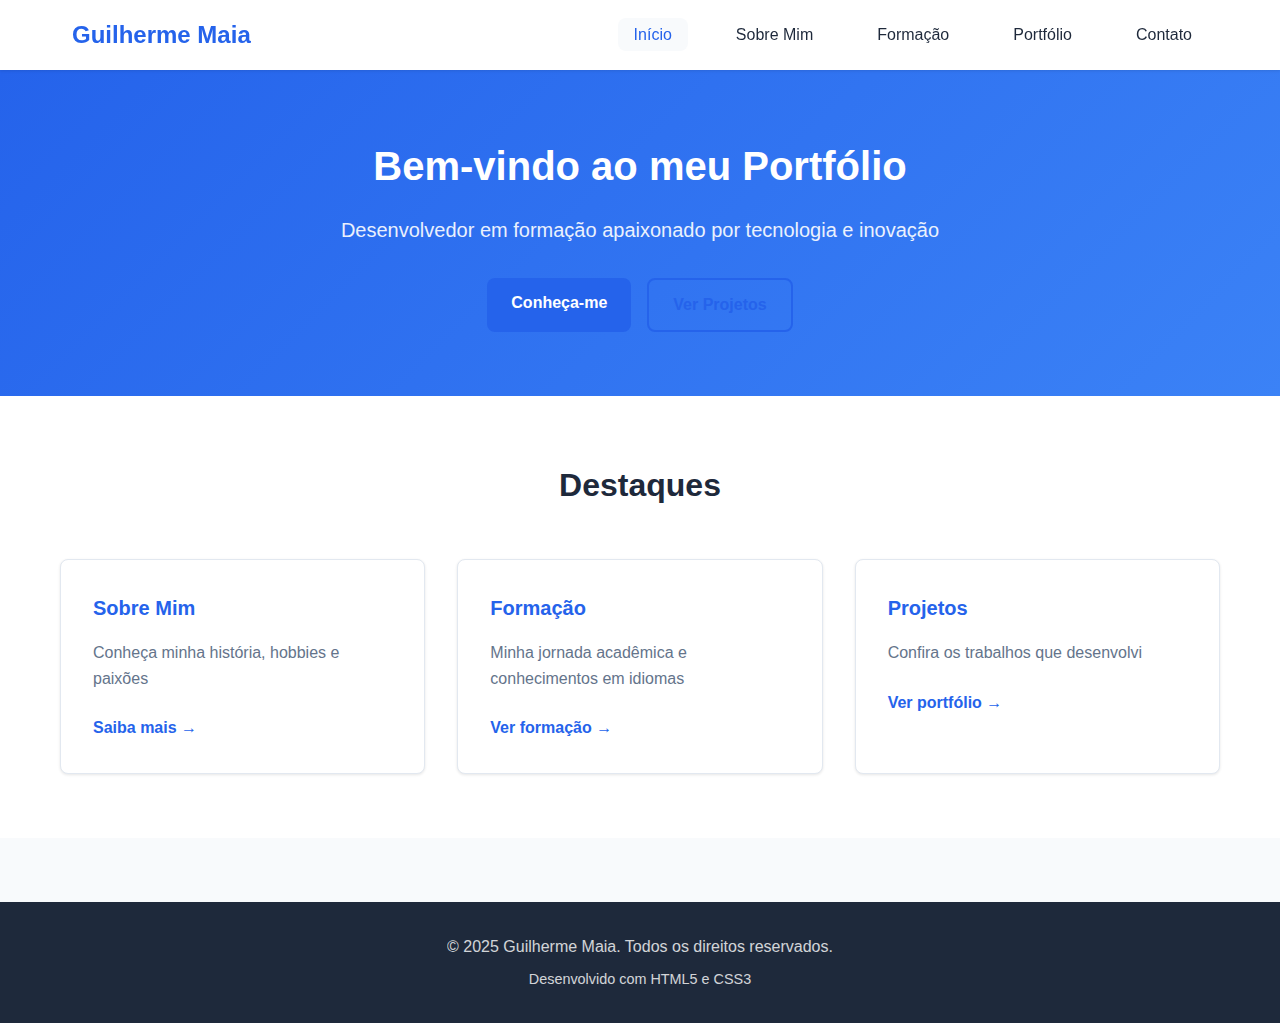
<file: index.html>
<!DOCTYPE html>
<html lang="pt-br">
<head>
    <!-- Meta tags essenciais para responsividade e codificação -->
    <meta charset="UTF-8">
    <meta name="viewport" content="width=device-width, initial-scale=1.0">
    <title>Guilherme Maia - Portfólio</title>
    
    <!-- Link para o arquivo CSS personalizado -->
    <link rel="stylesheet" href="assets/css/styles.css">
</head>
<body>
    <!-- Cabeçalho com navegação principal -->
    <header>
        <nav class="navbar">
            <!-- Logo/Nome -->
            <div class="logo">
                <h1>Guilherme Maia</h1>
            </div>
            
            <!-- Menu de navegação -->
            <ul class="nav-menu">
                <li><a href="index.html" class="nav-link active">Início</a></li>
                <li><a href="pages/sobre.html" class="nav-link">Sobre Mim</a></li>
                <li><a href="pages/formacao.html" class="nav-link">Formação</a></li>
                <li><a href="pages/portfolio.html" class="nav-link">Portfólio</a></li>
                <li><a href="pages/contato.html" class="nav-link">Contato</a></li>
            </ul>
        </nav>
    </header>

    <!-- Conteúdo principal da página inicial -->
    <main>
        <section class="hero">
            <div class="hero-content">
                <h2>Bem-vindo ao meu Portfólio</h2>
                <p>Desenvolvedor em formação apaixonado por tecnologia e inovação</p>
                <div class="hero-buttons">
                    <a href="pages/sobre.html" class="btn btn-primary">Conheça-me</a>
                    <a href="pages/portfolio.html" class="btn btn-secondary">Ver Projetos</a>
                </div>
            </div>
        </section>

        <!-- Seção de destaques -->
        <section class="highlights">
            <div class="container">
                <h3>Destaques</h3>
                <div class="highlight-grid">
                    <div class="highlight-card">
                        <h4>Sobre Mim</h4>
                        <p>Conheça minha história, hobbies e paixões</p>
                        <a href="pages/sobre.html" class="card-link">Saiba mais →</a>
                    </div>
                    <div class="highlight-card">
                        <h4>Formação</h4>
                        <p>Minha jornada acadêmica e conhecimentos em idiomas</p>
                        <a href="pages/formacao.html" class="card-link">Ver formação →</a>
                    </div>
                    <div class="highlight-card">
                        <h4>Projetos</h4>
                        <p>Confira os trabalhos que desenvolvi</p>
                        <a href="pages/portfolio.html" class="card-link">Ver portfólio →</a>
                    </div>
                </div>
            </div>
        </section>
    </main>

    <!-- Rodapé -->
    <footer>
        <div class="container">
            <p>&copy; 2025 Guilherme Maia. Todos os direitos reservados.</p>
            <p>Desenvolvido com HTML5 e CSS3</p>
        </div>
    </footer>
</body>
</html>
</file>
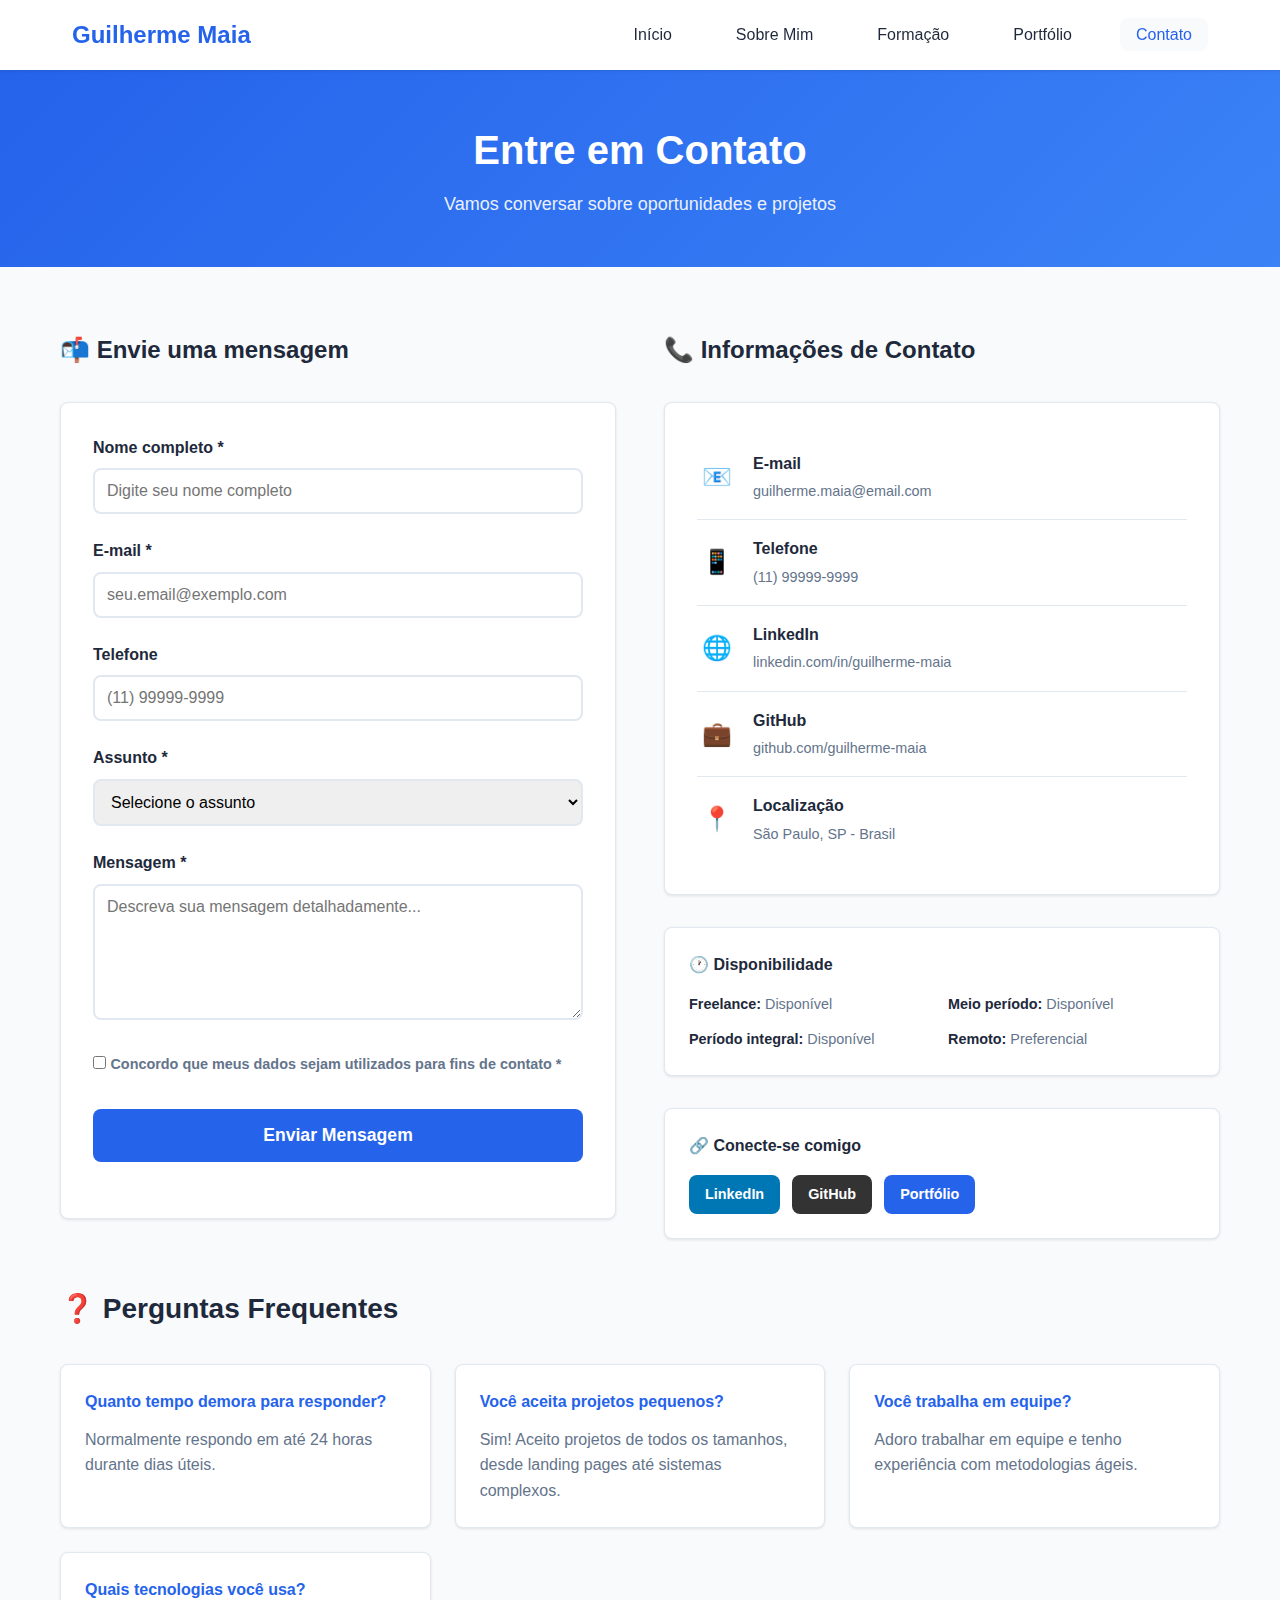
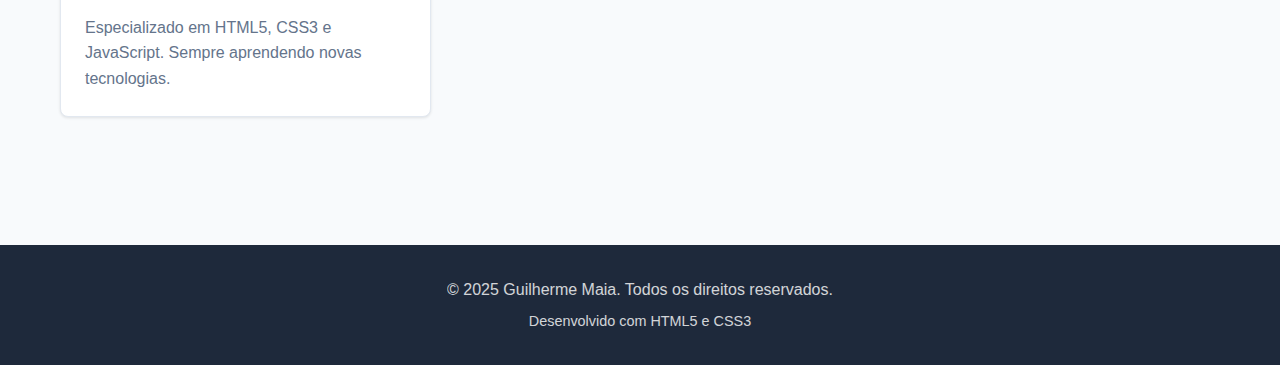
<file: pages/contato.html>
<!DOCTYPE html>
<html lang="pt-br">
<head>
    <!-- Meta tags essenciais para responsividade e codificação -->
    <meta charset="UTF-8">
    <meta name="viewport" content="width=device-width, initial-scale=1.0">
    <title>Contato - Guilherme Maia</title>
    
    <!-- Link para o arquivo CSS personalizado -->
    <link rel="stylesheet" href="../assets/css/styles.css">
</head>
<body>
    <!-- Cabeçalho com navegação principal -->
    <header>
        <nav class="navbar">
            <!-- Logo/Nome -->
            <div class="logo">
                <h1>Guilherme Maia</h1>
            </div>
            
            <!-- Menu de navegação -->
            <ul class="nav-menu">
                <li><a href="../index.html" class="nav-link">Início</a></li>
                <li><a href="sobre.html" class="nav-link">Sobre Mim</a></li>
                <li><a href="formacao.html" class="nav-link">Formação</a></li>
                <li><a href="portfolio.html" class="nav-link">Portfólio</a></li>
                <li><a href="contato.html" class="nav-link active">Contato</a></li>
            </ul>
        </nav>
    </header>

    <!-- Conteúdo principal da página contato -->
    <main>
        <section class="page-header">
            <div class="container">
                <h2>Entre em Contato</h2>
                <p>Vamos conversar sobre oportunidades e projetos</p>
            </div>
        </section>

        <section class="contact-content">
            <div class="container">
                <div class="contact-layout">
                    <!-- Formulário de contato -->
                    <div class="contact-form-section">
                        <h3>📬 Envie uma mensagem</h3>
                        <form class="contact-form" action="#" method="post">
                            <!-- Campo Nome -->
                            <div class="form-group">
                                <label for="nome">Nome completo *</label>
                                <input 
                                    type="text" 
                                    id="nome" 
                                    name="nome" 
                                    required 
                                    placeholder="Digite seu nome completo"
                                    class="form-input"
                                >
                            </div>

                            <!-- Campo Email -->
                            <div class="form-group">
                                <label for="email">E-mail *</label>
                                <input 
                                    type="email" 
                                    id="email" 
                                    name="email" 
                                    required 
                                    placeholder="seu.email@exemplo.com"
                                    class="form-input"
                                >
                            </div>

                            <!-- Campo Telefone (opcional) -->
                            <div class="form-group">
                                <label for="telefone">Telefone</label>
                                <input 
                                    type="tel" 
                                    id="telefone" 
                                    name="telefone" 
                                    placeholder="(11) 99999-9999"
                                    class="form-input"
                                >
                            </div>

                            <!-- Campo Assunto -->
                            <div class="form-group">
                                <label for="assunto">Assunto *</label>
                                <select id="assunto" name="assunto" required class="form-select">
                                    <option value="">Selecione o assunto</option>
                                    <option value="trabalho">Oportunidade de Trabalho</option>
                                    <option value="freelance">Projeto Freelance</option>
                                    <option value="parceria">Proposta de Parceria</option>
                                    <option value="duvida">Dúvida Técnica</option>
                                    <option value="outro">Outro</option>
                                </select>
                            </div>

                            <!-- Campo Mensagem -->
                            <div class="form-group">
                                <label for="mensagem">Mensagem *</label>
                                <textarea 
                                    id="mensagem" 
                                    name="mensagem" 
                                    required 
                                    rows="6" 
                                    placeholder="Descreva sua mensagem detalhadamente..."
                                    class="form-textarea"
                                ></textarea>
                            </div>

                            <!-- Checkbox de concordância -->
                            <div class="form-group checkbox-group">
                                <label class="checkbox-label">
                                    <input type="checkbox" name="concordo" required class="form-checkbox">
                                    <span class="checkbox-text">
                                        Concordo que meus dados sejam utilizados para fins de contato *
                                    </span>
                                </label>
                            </div>

                            <!-- Botão de envio -->
                            <div class="form-group">
                                <button type="submit" class="btn btn-primary btn-submit">
                                    Enviar Mensagem
                                </button>
                            </div>
                        </form>
                    </div>

                    <!-- Informações de contato -->
                    <div class="contact-info-section">
                        <h3>📞 Informações de Contato</h3>
                        <div class="contact-info">
                            <div class="contact-item">
                                <div class="contact-icon">📧</div>
                                <div class="contact-details">
                                    <h4>E-mail</h4>
                                    <p>guilherme.maia@email.com</p>
                                </div>
                            </div>

                            <div class="contact-item">
                                <div class="contact-icon">📱</div>
                                <div class="contact-details">
                                    <h4>Telefone</h4>
                                    <p>(11) 99999-9999</p>
                                </div>
                            </div>

                            <div class="contact-item">
                                <div class="contact-icon">🌐</div>
                                <div class="contact-details">
                                    <h4>LinkedIn</h4>
                                    <p>linkedin.com/in/guilherme-maia</p>
                                </div>
                            </div>

                            <div class="contact-item">
                                <div class="contact-icon">💼</div>
                                <div class="contact-details">
                                    <h4>GitHub</h4>
                                    <p>github.com/guilherme-maia</p>
                                </div>
                            </div>

                            <div class="contact-item">
                                <div class="contact-icon">📍</div>
                                <div class="contact-details">
                                    <h4>Localização</h4>
                                    <p>São Paulo, SP - Brasil</p>
                                </div>
                            </div>
                        </div>

                        <!-- Disponibilidade -->
                        <div class="availability-info">
                            <h4>🕐 Disponibilidade</h4>
                            <div class="availability-grid">
                                <div class="availability-item">
                                    <strong>Freelance:</strong> Disponível
                                </div>
                                <div class="availability-item">
                                    <strong>Meio período:</strong> Disponível
                                </div>
                                <div class="availability-item">
                                    <strong>Período integral:</strong> Disponível
                                </div>
                                <div class="availability-item">
                                    <strong>Remoto:</strong> Preferencial
                                </div>
                            </div>
                        </div>

                        <!-- Redes sociais profissionais -->
                        <div class="social-links">
                            <h4>🔗 Conecte-se comigo</h4>
                            <div class="social-buttons">
                                <a href="#" class="social-btn linkedin">LinkedIn</a>
                                <a href="#" class="social-btn github">GitHub</a>
                                <a href="#" class="social-btn portfolio">Portfólio</a>
                            </div>
                        </div>
                    </div>
                </div>

                <!-- Seção adicional com FAQs -->
                <div class="faq-section">
                    <h3>❓ Perguntas Frequentes</h3>
                    <div class="faq-grid">
                        <div class="faq-item">
                            <h4>Quanto tempo demora para responder?</h4>
                            <p>Normalmente respondo em até 24 horas durante dias úteis.</p>
                        </div>
                        <div class="faq-item">
                            <h4>Você aceita projetos pequenos?</h4>
                            <p>Sim! Aceito projetos de todos os tamanhos, desde landing pages até sistemas complexos.</p>
                        </div>
                        <div class="faq-item">
                            <h4>Você trabalha em equipe?</h4>
                            <p>Adoro trabalhar em equipe e tenho experiência com metodologias ágeis.</p>
                        </div>
                        <div class="faq-item">
                            <h4>Quais tecnologias você usa?</h4>
                            <p>Especializado em HTML5, CSS3 e JavaScript. Sempre aprendendo novas tecnologias.</p>
                        </div>
                    </div>
                </div>
            </div>
        </section>
    </main>

    <!-- Rodapé -->
    <footer>
        <div class="container">
            <p>&copy; 2025 Guilherme Maia. Todos os direitos reservados.</p>
            <p>Desenvolvido com HTML5 e CSS3</p>
        </div>
    </footer>
</body>
</html>
</file>
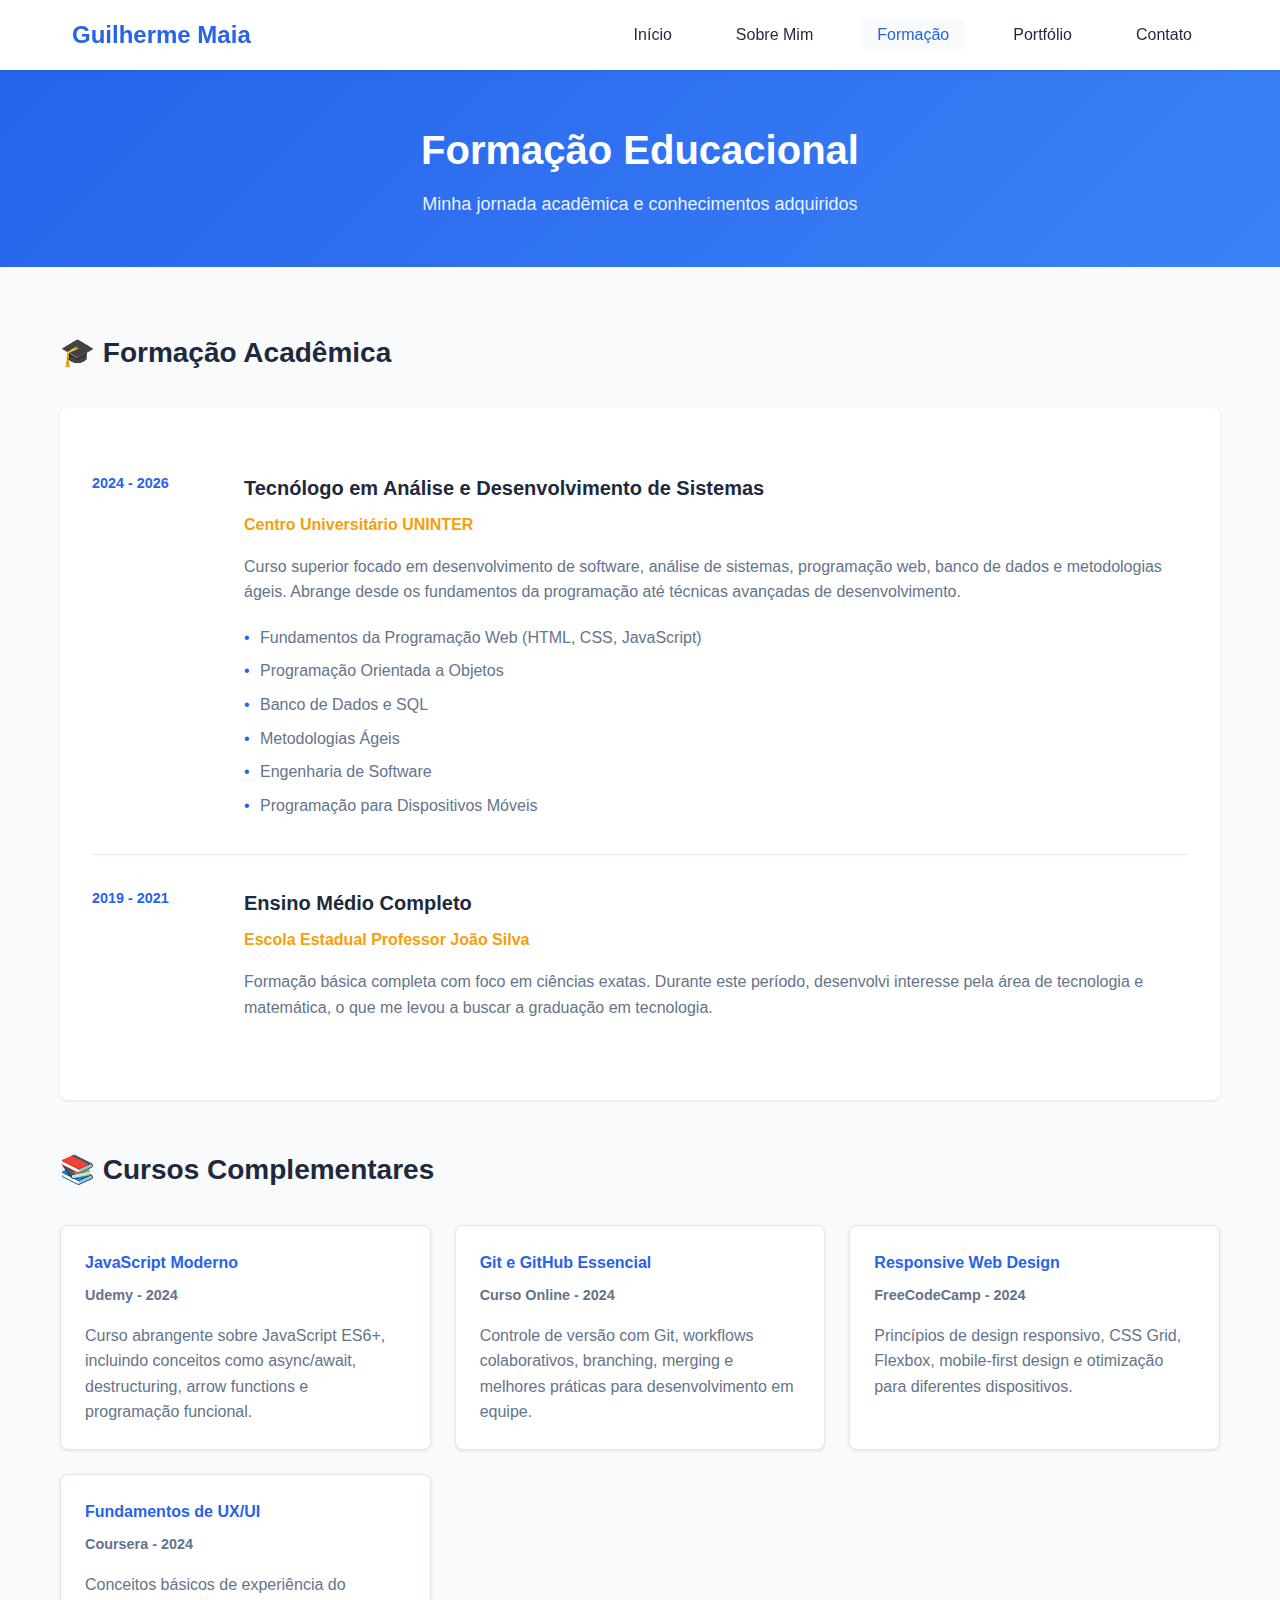
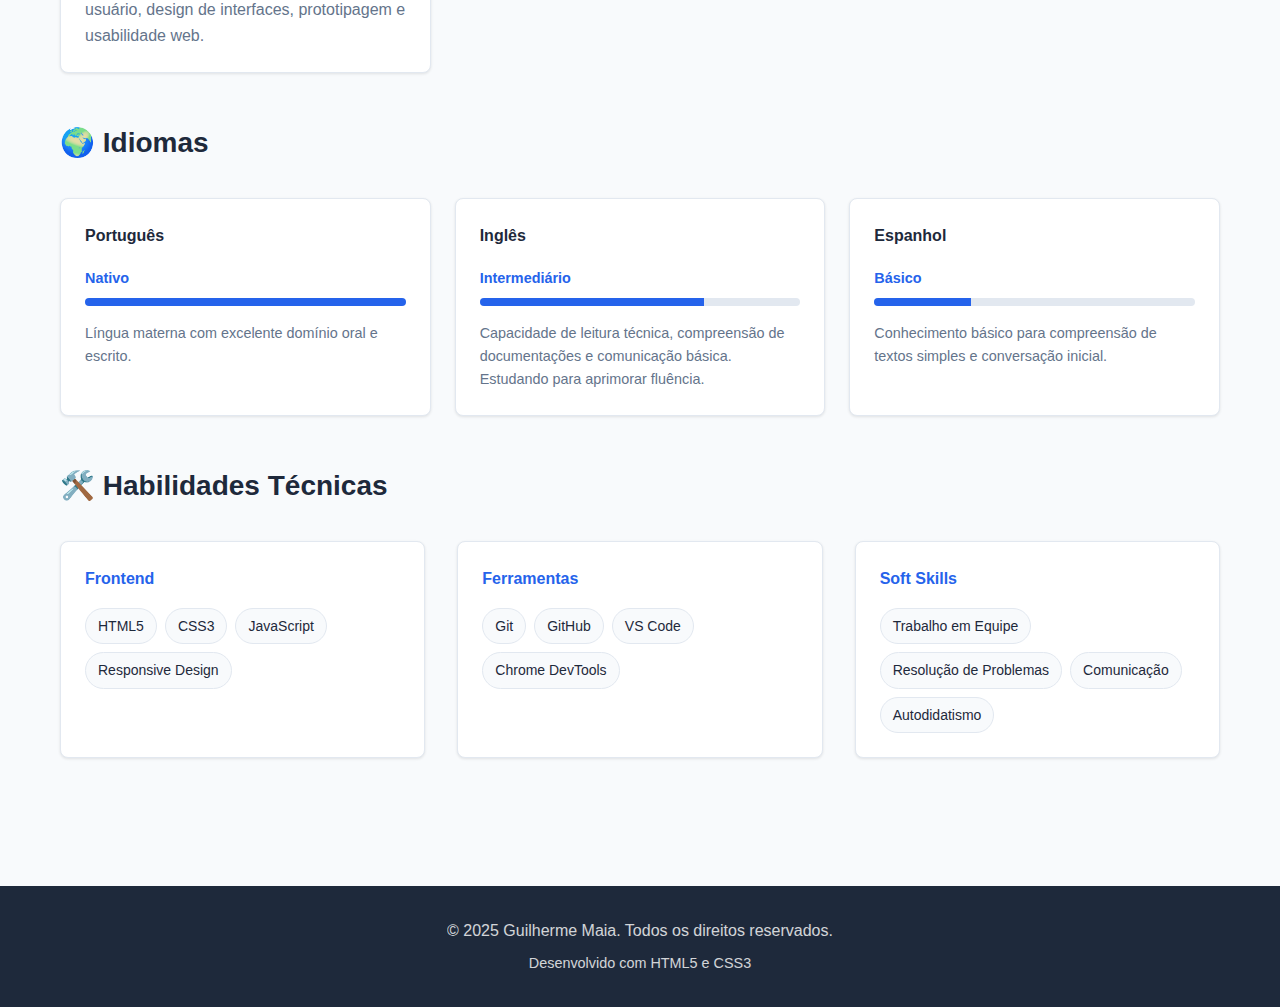
<file: pages/formacao.html>
<!DOCTYPE html>
<html lang="pt-br">
<head>
    <!-- Meta tags essenciais para responsividade e codificação -->
    <meta charset="UTF-8">
    <meta name="viewport" content="width=device-width, initial-scale=1.0">
    <title>Formação - Guilherme Maia</title>
    
    <!-- Link para o arquivo CSS personalizado -->
    <link rel="stylesheet" href="../assets/css/styles.css">
</head>
<body>
    <!-- Cabeçalho com navegação principal -->
    <header>
        <nav class="navbar">
            <!-- Logo/Nome -->
            <div class="logo">
                <h1>Guilherme Maia</h1>
            </div>
            
            <!-- Menu de navegação -->
            <ul class="nav-menu">
                <li><a href="../index.html" class="nav-link">Início</a></li>
                <li><a href="sobre.html" class="nav-link">Sobre Mim</a></li>
                <li><a href="formacao.html" class="nav-link active">Formação</a></li>
                <li><a href="portfolio.html" class="nav-link">Portfólio</a></li>
                <li><a href="contato.html" class="nav-link">Contato</a></li>
            </ul>
        </nav>
    </header>

    <!-- Conteúdo principal da página formação -->
    <main>
        <section class="page-header">
            <div class="container">
                <h2>Formação Educacional</h2>
                <p>Minha jornada acadêmica e conhecimentos adquiridos</p>
            </div>
        </section>

        <section class="education-content">
            <div class="container">
                <!-- Formação Acadêmica -->
                <div class="education-section">
                    <h3>🎓 Formação Acadêmica</h3>
                    <div class="education-timeline">
                        <div class="education-item">
                            <div class="education-date">2024 - 2026</div>
                            <div class="education-details">
                                <h4>Tecnólogo em Análise e Desenvolvimento de Sistemas</h4>
                                <p class="institution">Centro Universitário UNINTER</p>
                                <p class="description">
                                    Curso superior focado em desenvolvimento de software, análise de sistemas, 
                                    programação web, banco de dados e metodologias ágeis. Abrange desde os 
                                    fundamentos da programação até técnicas avançadas de desenvolvimento.
                                </p>
                                <ul class="subjects">
                                    <li>Fundamentos da Programação Web (HTML, CSS, JavaScript)</li>
                                    <li>Programação Orientada a Objetos</li>
                                    <li>Banco de Dados e SQL</li>
                                    <li>Metodologias Ágeis</li>
                                    <li>Engenharia de Software</li>
                                    <li>Programação para Dispositivos Móveis</li>
                                </ul>
                            </div>
                        </div>

                        <div class="education-item">
                            <div class="education-date">2019 - 2021</div>
                            <div class="education-details">
                                <h4>Ensino Médio Completo</h4>
                                <p class="institution">Escola Estadual Professor João Silva</p>
                                <p class="description">
                                    Formação básica completa com foco em ciências exatas. Durante este período, 
                                    desenvolvi interesse pela área de tecnologia e matemática, o que me levou 
                                    a buscar a graduação em tecnologia.
                                </p>
                            </div>
                        </div>
                    </div>
                </div>

                <!-- Cursos Complementares -->
                <div class="courses-section">
                    <h3>📚 Cursos Complementares</h3>
                    <div class="courses-grid">
                        <div class="course-card">
                            <h4>JavaScript Moderno</h4>
                            <p class="course-provider">Udemy - 2024</p>
                            <p>Curso abrangente sobre JavaScript ES6+, incluindo conceitos como async/await, 
                               destructuring, arrow functions e programação funcional.</p>
                        </div>
                        <div class="course-card">
                            <h4>Git e GitHub Essencial</h4>
                            <p class="course-provider">Curso Online - 2024</p>
                            <p>Controle de versão com Git, workflows colaborativos, branching, 
                               merging e melhores práticas para desenvolvimento em equipe.</p>
                        </div>
                        <div class="course-card">
                            <h4>Responsive Web Design</h4>
                            <p class="course-provider">FreeCodeCamp - 2024</p>
                            <p>Princípios de design responsivo, CSS Grid, Flexbox, mobile-first design 
                               e otimização para diferentes dispositivos.</p>
                        </div>
                        <div class="course-card">
                            <h4>Fundamentos de UX/UI</h4>
                            <p class="course-provider">Coursera - 2024</p>
                            <p>Conceitos básicos de experiência do usuário, design de interfaces, 
                               prototipagem e usabilidade web.</p>
                        </div>
                    </div>
                </div>

                <!-- Conhecimento em Idiomas -->
                <div class="languages-section">
                    <h3>🌍 Idiomas</h3>
                    <div class="languages-grid">
                        <div class="language-card">
                            <h4>Português</h4>
                            <div class="language-level">
                                <span class="level-text">Nativo</span>
                                <div class="level-bar">
                                    <div class="level-progress" style="width: 100%"></div>
                                </div>
                            </div>
                            <p>Língua materna com excelente domínio oral e escrito.</p>
                        </div>
                        <div class="language-card">
                            <h4>Inglês</h4>
                            <div class="language-level">
                                <span class="level-text">Intermediário</span>
                                <div class="level-bar">
                                    <div class="level-progress" style="width: 70%"></div>
                                </div>
                            </div>
                            <p>Capacidade de leitura técnica, compreensão de documentações 
                               e comunicação básica. Estudando para aprimorar fluência.</p>
                        </div>
                        <div class="language-card">
                            <h4>Espanhol</h4>
                            <div class="language-level">
                                <span class="level-text">Básico</span>
                                <div class="level-bar">
                                    <div class="level-progress" style="width: 30%"></div>
                                </div>
                            </div>
                            <p>Conhecimento básico para compreensão de textos simples 
                               e conversação inicial.</p>
                        </div>
                    </div>
                </div>

                <!-- Certificações e Habilidades -->
                <div class="skills-section">
                    <h3>🛠️ Habilidades Técnicas</h3>
                    <div class="skills-categories">
                        <div class="skill-category">
                            <h4>Frontend</h4>
                            <div class="skills-list">
                                <span class="skill-tag">HTML5</span>
                                <span class="skill-tag">CSS3</span>
                                <span class="skill-tag">JavaScript</span>
                                <span class="skill-tag">Responsive Design</span>
                            </div>
                        </div>
                        <div class="skill-category">
                            <h4>Ferramentas</h4>
                            <div class="skills-list">
                                <span class="skill-tag">Git</span>
                                <span class="skill-tag">GitHub</span>
                                <span class="skill-tag">VS Code</span>
                                <span class="skill-tag">Chrome DevTools</span>
                            </div>
                        </div>
                        <div class="skill-category">
                            <h4>Soft Skills</h4>
                            <div class="skills-list">
                                <span class="skill-tag">Trabalho em Equipe</span>
                                <span class="skill-tag">Resolução de Problemas</span>
                                <span class="skill-tag">Comunicação</span>
                                <span class="skill-tag">Autodidatismo</span>
                            </div>
                        </div>
                    </div>
                </div>
            </div>
        </section>
    </main>

    <!-- Rodapé -->
    <footer>
        <div class="container">
            <p>&copy; 2025 Guilherme Maia. Todos os direitos reservados.</p>
            <p>Desenvolvido com HTML5 e CSS3</p>
        </div>
    </footer>
</body>
</html>
</file>
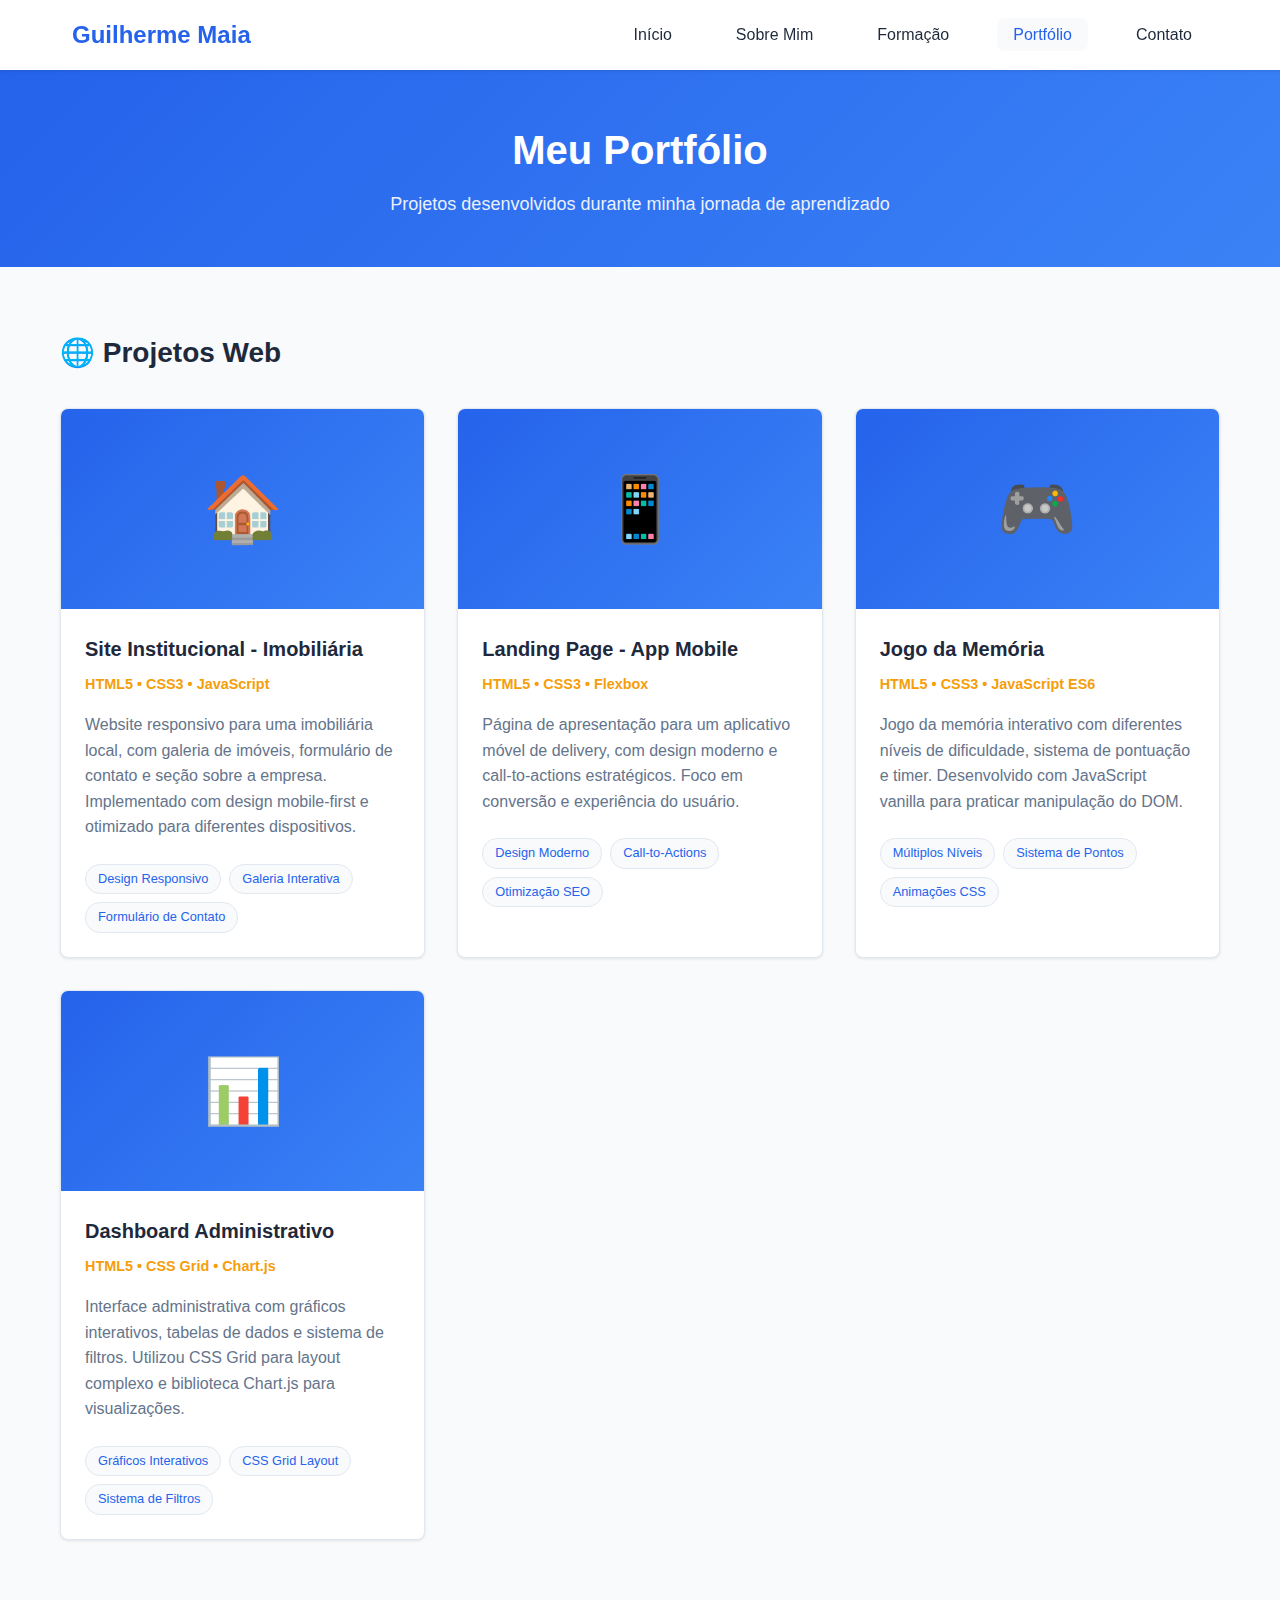
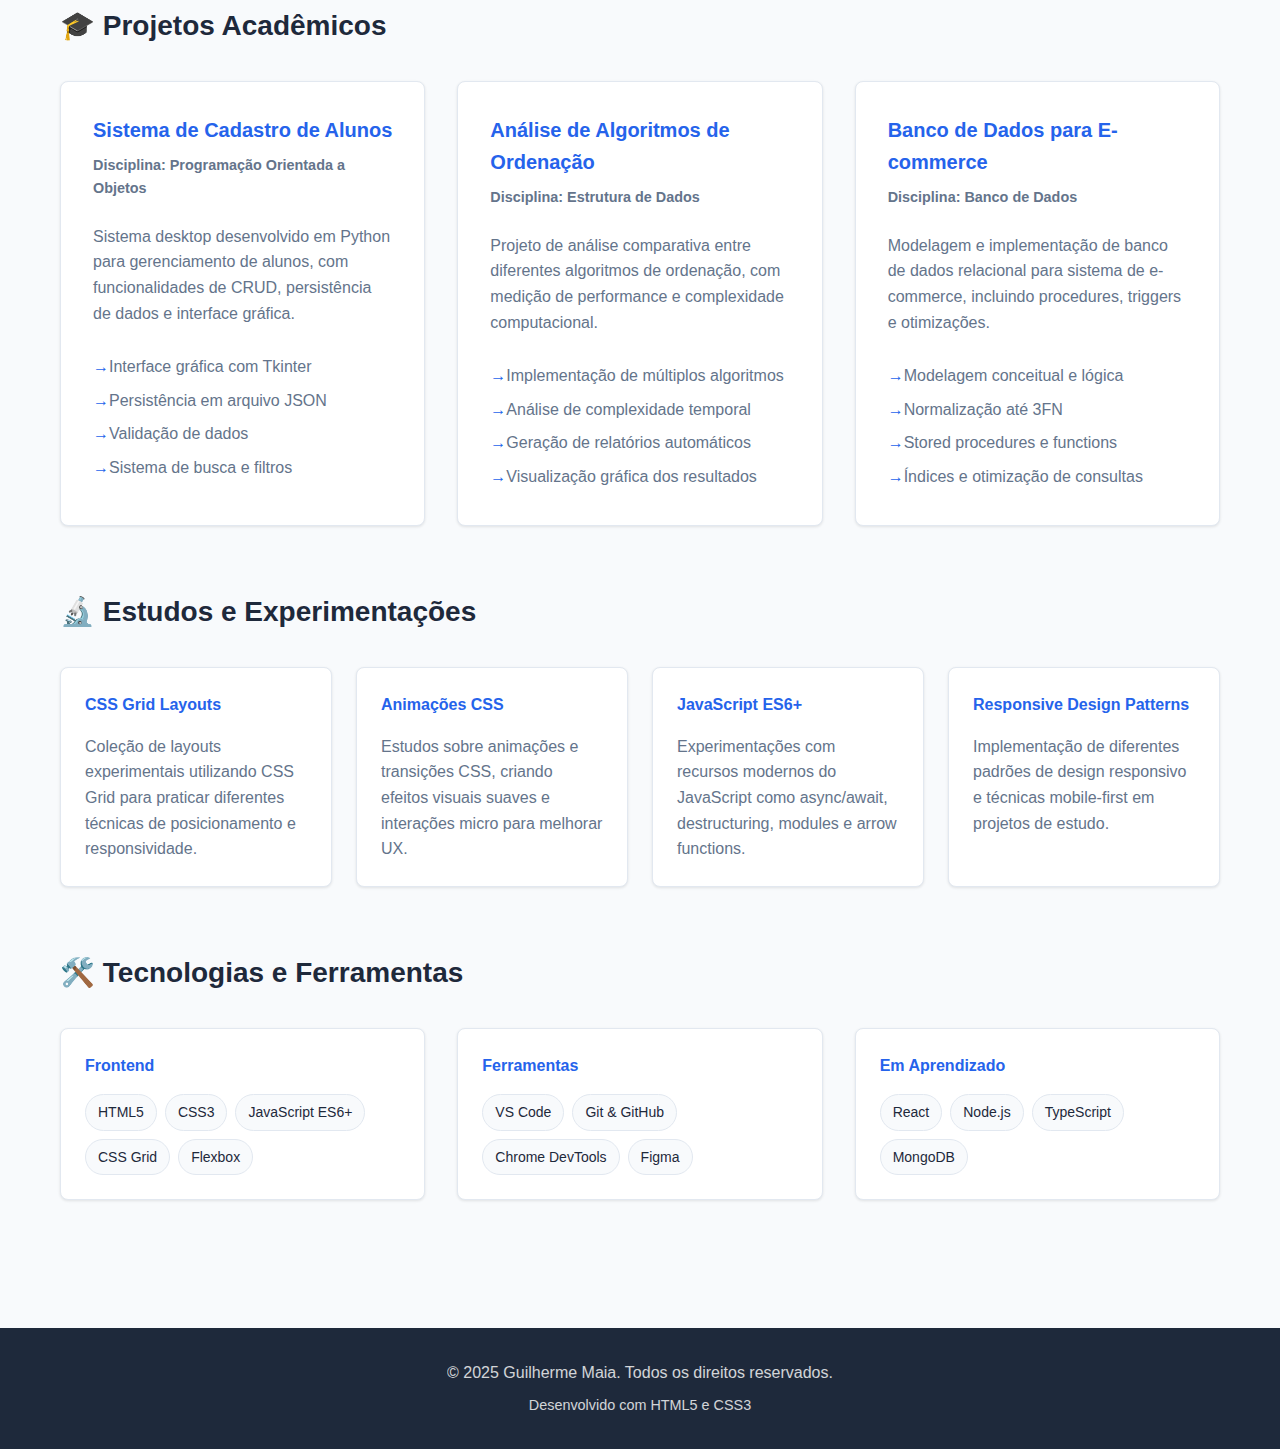
<file: pages/portfolio.html>
<!DOCTYPE html>
<html lang="pt-br">
<head>
    <!-- Meta tags essenciais para responsividade e codificação -->
    <meta charset="UTF-8">
    <meta name="viewport" content="width=device-width, initial-scale=1.0">
    <title>Portfólio - Guilherme Maia</title>
    
    <!-- Link para o arquivo CSS personalizado -->
    <link rel="stylesheet" href="../assets/css/styles.css">
</head>
<body>
    <!-- Cabeçalho com navegação principal -->
    <header>
        <nav class="navbar">
            <!-- Logo/Nome -->
            <div class="logo">
                <h1>Guilherme Maia</h1>
            </div>
            
            <!-- Menu de navegação -->
            <ul class="nav-menu">
                <li><a href="../index.html" class="nav-link">Início</a></li>
                <li><a href="sobre.html" class="nav-link">Sobre Mim</a></li>
                <li><a href="formacao.html" class="nav-link">Formação</a></li>
                <li><a href="portfolio.html" class="nav-link active">Portfólio</a></li>
                <li><a href="contato.html" class="nav-link">Contato</a></li>
            </ul>
        </nav>
    </header>

    <!-- Conteúdo principal da página portfólio -->
    <main>
        <section class="page-header">
            <div class="container">
                <h2>Meu Portfólio</h2>
                <p>Projetos desenvolvidos durante minha jornada de aprendizado</p>
            </div>
        </section>

        <section class="portfolio-content">
            <div class="container">
                <!-- Projetos Web -->
                <div class="portfolio-section">
                    <h3>🌐 Projetos Web</h3>
                    <div class="projects-grid">
                        <div class="project-card">
                            <div class="project-image">
                                <div class="placeholder-image">🏠</div>
                            </div>
                            <div class="project-info">
                                <h4>Site Institucional - Imobiliária</h4>
                                <p class="project-tech">HTML5 • CSS3 • JavaScript</p>
                                <p class="project-description">
                                    Website responsivo para uma imobiliária local, com galeria de imóveis, 
                                    formulário de contato e seção sobre a empresa. Implementado com design 
                                    mobile-first e otimizado para diferentes dispositivos.
                                </p>
                                <div class="project-features">
                                    <span class="feature">Design Responsivo</span>
                                    <span class="feature">Galeria Interativa</span>
                                    <span class="feature">Formulário de Contato</span>
                                </div>
                            </div>
                        </div>

                        <div class="project-card">
                            <div class="project-image">
                                <div class="placeholder-image">📱</div>
                            </div>
                            <div class="project-info">
                                <h4>Landing Page - App Mobile</h4>
                                <p class="project-tech">HTML5 • CSS3 • Flexbox</p>
                                <p class="project-description">
                                    Página de apresentação para um aplicativo móvel de delivery, 
                                    com design moderno e call-to-actions estratégicos. Foco em 
                                    conversão e experiência do usuário.
                                </p>
                                <div class="project-features">
                                    <span class="feature">Design Moderno</span>
                                    <span class="feature">Call-to-Actions</span>
                                    <span class="feature">Otimização SEO</span>
                                </div>
                            </div>
                        </div>

                        <div class="project-card">
                            <div class="project-image">
                                <div class="placeholder-image">🎮</div>
                            </div>
                            <div class="project-info">
                                <h4>Jogo da Memória</h4>
                                <p class="project-tech">HTML5 • CSS3 • JavaScript ES6</p>
                                <p class="project-description">
                                    Jogo da memória interativo com diferentes níveis de dificuldade, 
                                    sistema de pontuação e timer. Desenvolvido com JavaScript vanilla 
                                    para praticar manipulação do DOM.
                                </p>
                                <div class="project-features">
                                    <span class="feature">Múltiplos Níveis</span>
                                    <span class="feature">Sistema de Pontos</span>
                                    <span class="feature">Animações CSS</span>
                                </div>
                            </div>
                        </div>

                        <div class="project-card">
                            <div class="project-image">
                                <div class="placeholder-image">📊</div>
                            </div>
                            <div class="project-info">
                                <h4>Dashboard Administrativo</h4>
                                <p class="project-tech">HTML5 • CSS Grid • Chart.js</p>
                                <p class="project-description">
                                    Interface administrativa com gráficos interativos, tabelas de dados 
                                    e sistema de filtros. Utilizou CSS Grid para layout complexo e 
                                    biblioteca Chart.js para visualizações.
                                </p>
                                <div class="project-features">
                                    <span class="feature">Gráficos Interativos</span>
                                    <span class="feature">CSS Grid Layout</span>
                                    <span class="feature">Sistema de Filtros</span>
                                </div>
                            </div>
                        </div>
                    </div>
                </div>

                <!-- Projetos Acadêmicos -->
                <div class="portfolio-section">
                    <h3>🎓 Projetos Acadêmicos</h3>
                    <div class="academic-projects">
                        <div class="academic-card">
                            <h4>Sistema de Cadastro de Alunos</h4>
                            <p class="academic-course">Disciplina: Programação Orientada a Objetos</p>
                            <p>Sistema desktop desenvolvido em Python para gerenciamento de alunos, 
                               com funcionalidades de CRUD, persistência de dados e interface gráfica.</p>
                            <ul class="academic-features">
                                <li>Interface gráfica com Tkinter</li>
                                <li>Persistência em arquivo JSON</li>
                                <li>Validação de dados</li>
                                <li>Sistema de busca e filtros</li>
                            </ul>
                        </div>

                        <div class="academic-card">
                            <h4>Análise de Algoritmos de Ordenação</h4>
                            <p class="academic-course">Disciplina: Estrutura de Dados</p>
                            <p>Projeto de análise comparativa entre diferentes algoritmos de ordenação, 
                               com medição de performance e complexidade computacional.</p>
                            <ul class="academic-features">
                                <li>Implementação de múltiplos algoritmos</li>
                                <li>Análise de complexidade temporal</li>
                                <li>Geração de relatórios automáticos</li>
                                <li>Visualização gráfica dos resultados</li>
                            </ul>
                        </div>

                        <div class="academic-card">
                            <h4>Banco de Dados para E-commerce</h4>
                            <p class="academic-course">Disciplina: Banco de Dados</p>
                            <p>Modelagem e implementação de banco de dados relacional para sistema 
                               de e-commerce, incluindo procedures, triggers e otimizações.</p>
                            <ul class="academic-features">
                                <li>Modelagem conceitual e lógica</li>
                                <li>Normalização até 3FN</li>
                                <li>Stored procedures e functions</li>
                                <li>Índices e otimização de consultas</li>
                            </ul>
                        </div>
                    </div>
                </div>

                <!-- Estudos e Experimentações -->
                <div class="portfolio-section">
                    <h3>🔬 Estudos e Experimentações</h3>
                    <div class="experiments-grid">
                        <div class="experiment-card">
                            <h4>CSS Grid Layouts</h4>
                            <p>Coleção de layouts experimentais utilizando CSS Grid para 
                               praticar diferentes técnicas de posicionamento e responsividade.</p>
                        </div>
                        <div class="experiment-card">
                            <h4>Animações CSS</h4>
                            <p>Estudos sobre animações e transições CSS, criando efeitos 
                               visuais suaves e interações micro para melhorar UX.</p>
                        </div>
                        <div class="experiment-card">
                            <h4>JavaScript ES6+</h4>
                            <p>Experimentações com recursos modernos do JavaScript como 
                               async/await, destructuring, modules e arrow functions.</p>
                        </div>
                        <div class="experiment-card">
                            <h4>Responsive Design Patterns</h4>
                            <p>Implementação de diferentes padrões de design responsivo 
                               e técnicas mobile-first em projetos de estudo.</p>
                        </div>
                    </div>
                </div>

                <!-- Tecnologias Utilizadas -->
                <div class="technologies-section">
                    <h3>🛠️ Tecnologias e Ferramentas</h3>
                    <div class="tech-categories">
                        <div class="tech-category">
                            <h4>Frontend</h4>
                            <div class="tech-list">
                                <span class="tech-item">HTML5</span>
                                <span class="tech-item">CSS3</span>
                                <span class="tech-item">JavaScript ES6+</span>
                                <span class="tech-item">CSS Grid</span>
                                <span class="tech-item">Flexbox</span>
                            </div>
                        </div>
                        <div class="tech-category">
                            <h4>Ferramentas</h4>
                            <div class="tech-list">
                                <span class="tech-item">VS Code</span>
                                <span class="tech-item">Git & GitHub</span>
                                <span class="tech-item">Chrome DevTools</span>
                                <span class="tech-item">Figma</span>
                            </div>
                        </div>
                        <div class="tech-category">
                            <h4>Em Aprendizado</h4>
                            <div class="tech-list">
                                <span class="tech-item">React</span>
                                <span class="tech-item">Node.js</span>
                                <span class="tech-item">TypeScript</span>
                                <span class="tech-item">MongoDB</span>
                            </div>
                        </div>
                    </div>
                </div>
            </div>
        </section>
    </main>

    <!-- Rodapé -->
    <footer>
        <div class="container">
            <p>&copy; 2025 Guilherme Maia. Todos os direitos reservados.</p>
            <p>Desenvolvido com HTML5 e CSS3</p>
        </div>
    </footer>
</body>
</html>
</file>
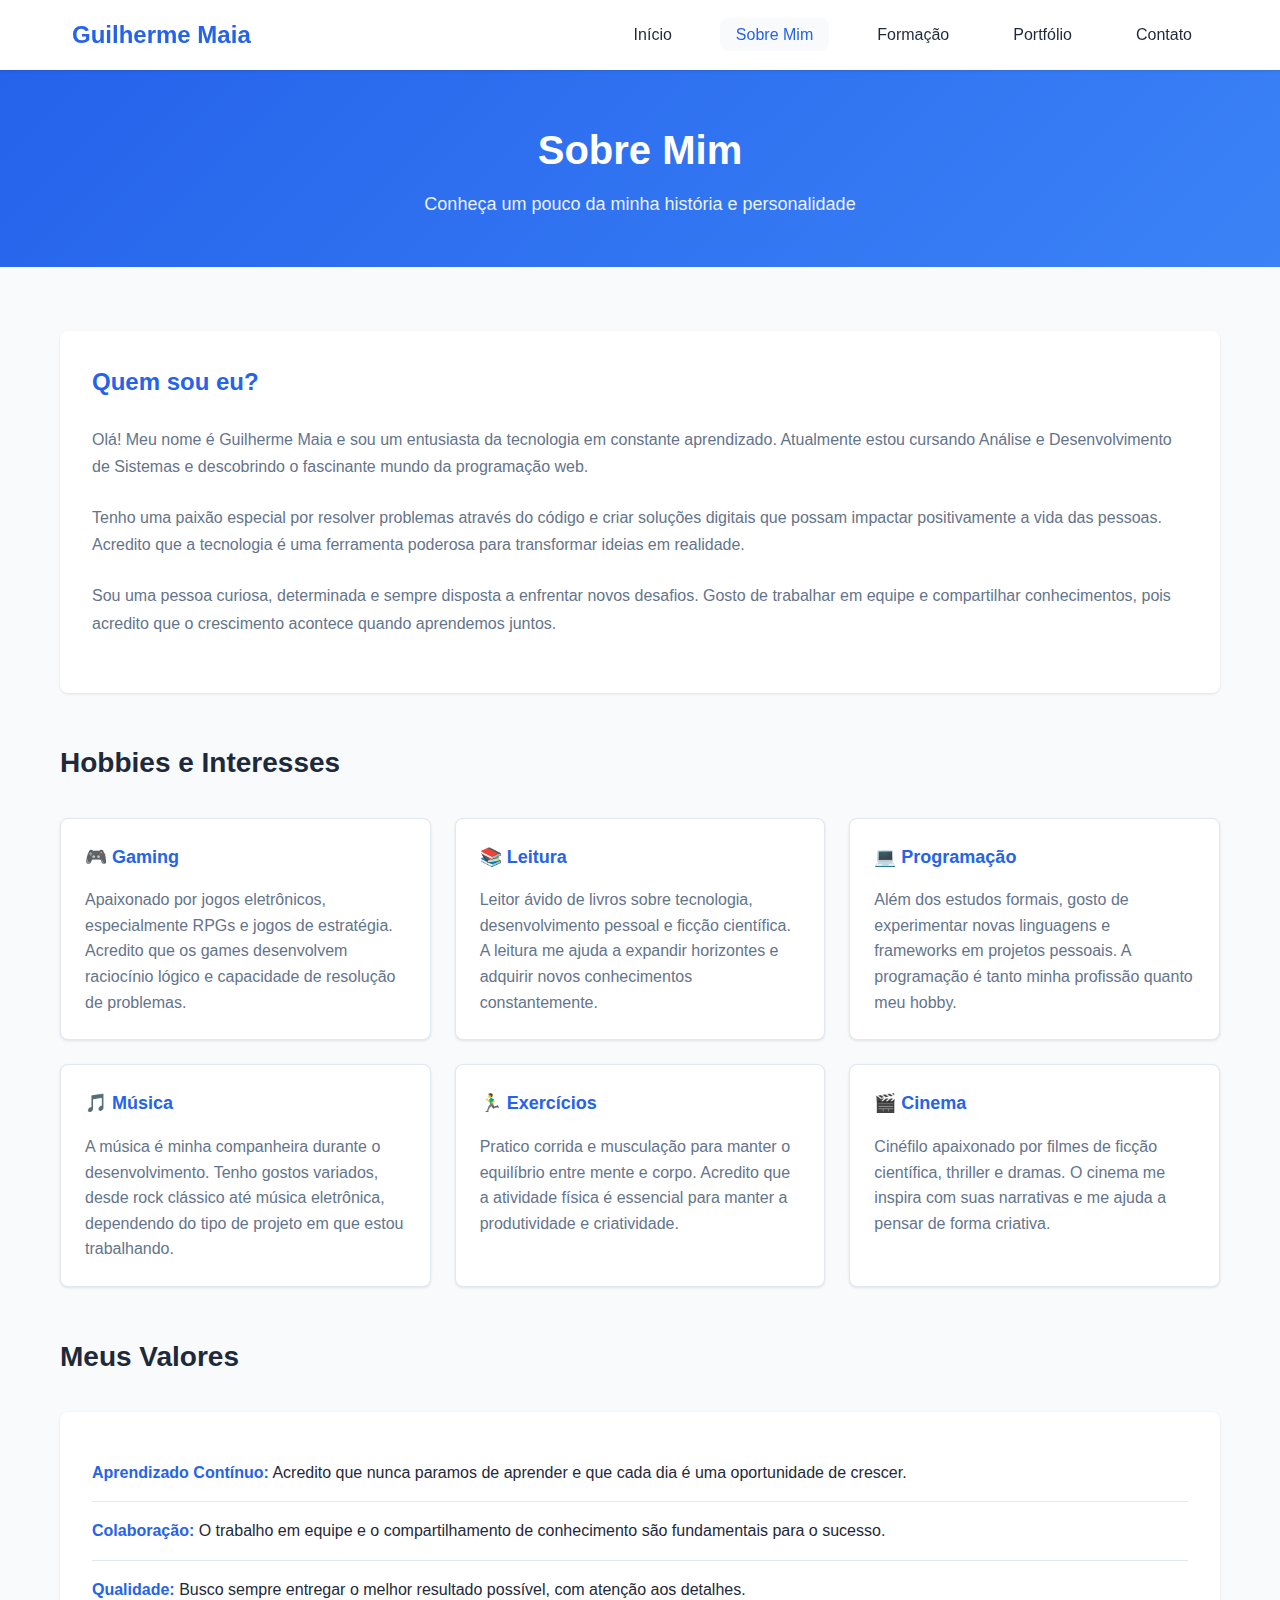
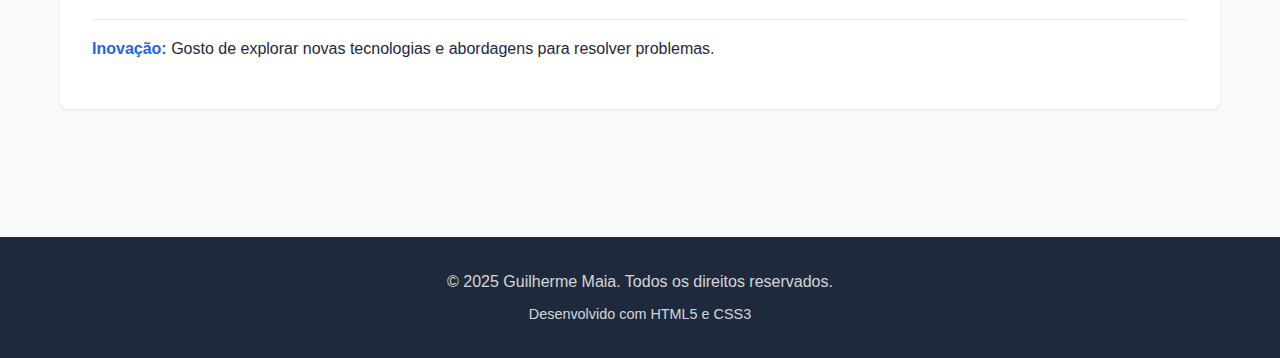
<file: pages/sobre.html>
<!DOCTYPE html>
<html lang="pt-br">
<head>
    <!-- Meta tags essenciais para responsividade e codificação -->
    <meta charset="UTF-8">
    <meta name="viewport" content="width=device-width, initial-scale=1.0">
    <title>Sobre Mim - Guilherme Maia</title>
    
    <!-- Link para o arquivo CSS personalizado -->
    <link rel="stylesheet" href="../assets/css/styles.css">
</head>
<body>
    <!-- Cabeçalho com navegação principal -->
    <header>
        <nav class="navbar">
            <!-- Logo/Nome -->
            <div class="logo">
                <h1>Guilherme Maia</h1>
            </div>
            
            <!-- Menu de navegação -->
            <ul class="nav-menu">
                <li><a href="../index.html" class="nav-link">Início</a></li>
                <li><a href="sobre.html" class="nav-link active">Sobre Mim</a></li>
                <li><a href="formacao.html" class="nav-link">Formação</a></li>
                <li><a href="portfolio.html" class="nav-link">Portfólio</a></li>
                <li><a href="contato.html" class="nav-link">Contato</a></li>
            </ul>
        </nav>
    </header>

    <!-- Conteúdo principal da página sobre mim -->
    <main>
        <section class="page-header">
            <div class="container">
                <h2>Sobre Mim</h2>
                <p>Conheça um pouco da minha história e personalidade</p>
            </div>
        </section>

        <section class="about-content">
            <div class="container">
                <!-- Seção principal sobre mim -->
                <div class="about-main">
                    <div class="about-text">
                        <h3>Quem sou eu?</h3>
                        <p>
                            Olá! Meu nome é Guilherme Maia e sou um entusiasta da tecnologia em constante aprendizado. 
                            Atualmente estou cursando Análise e Desenvolvimento de Sistemas e descobrindo o fascinante 
                            mundo da programação web.
                        </p>
                        <p>
                            Tenho uma paixão especial por resolver problemas através do código e criar soluções digitais 
                            que possam impactar positivamente a vida das pessoas. Acredito que a tecnologia é uma ferramenta 
                            poderosa para transformar ideias em realidade.
                        </p>
                        <p>
                            Sou uma pessoa curiosa, determinada e sempre disposta a enfrentar novos desafios. Gosto de 
                            trabalhar em equipe e compartilhar conhecimentos, pois acredito que o crescimento acontece 
                            quando aprendemos juntos.
                        </p>
                    </div>
                </div>

                <!-- Seção de hobbies e interesses -->
                <div class="hobbies-section">
                    <h3>Hobbies e Interesses</h3>
                    <div class="hobbies-grid">
                        <div class="hobby-card">
                            <h4>🎮 Gaming</h4>
                            <p>
                                Apaixonado por jogos eletrônicos, especialmente RPGs e jogos de estratégia. 
                                Acredito que os games desenvolvem raciocínio lógico e capacidade de resolução de problemas.
                            </p>
                        </div>
                        <div class="hobby-card">
                            <h4>📚 Leitura</h4>
                            <p>
                                Leitor ávido de livros sobre tecnologia, desenvolvimento pessoal e ficção científica. 
                                A leitura me ajuda a expandir horizontes e adquirir novos conhecimentos constantemente.
                            </p>
                        </div>
                        <div class="hobby-card">
                            <h4>💻 Programação</h4>
                            <p>
                                Além dos estudos formais, gosto de experimentar novas linguagens e frameworks em 
                                projetos pessoais. A programação é tanto minha profissão quanto meu hobby.
                            </p>
                        </div>
                        <div class="hobby-card">
                            <h4>🎵 Música</h4>
                            <p>
                                A música é minha companheira durante o desenvolvimento. Tenho gostos variados, 
                                desde rock clássico até música eletrônica, dependendo do tipo de projeto em que estou trabalhando.
                            </p>
                        </div>
                        <div class="hobby-card">
                            <h4>🏃‍♂️ Exercícios</h4>
                            <p>
                                Pratico corrida e musculação para manter o equilíbrio entre mente e corpo. 
                                Acredito que a atividade física é essencial para manter a produtividade e criatividade.
                            </p>
                        </div>
                        <div class="hobby-card">
                            <h4>🎬 Cinema</h4>
                            <p>
                                Cinéfilo apaixonado por filmes de ficção científica, thriller e dramas. 
                                O cinema me inspira com suas narrativas e me ajuda a pensar de forma criativa.
                            </p>
                        </div>
                    </div>
                </div>

                <!-- Seção de valores e filosofia -->
                <div class="values-section">
                    <h3>Meus Valores</h3>
                    <div class="values-list">
                        <div class="value-item">
                            <strong>Aprendizado Contínuo:</strong> 
                            Acredito que nunca paramos de aprender e que cada dia é uma oportunidade de crescer.
                        </div>
                        <div class="value-item">
                            <strong>Colaboração:</strong> 
                            O trabalho em equipe e o compartilhamento de conhecimento são fundamentais para o sucesso.
                        </div>
                        <div class="value-item">
                            <strong>Qualidade:</strong> 
                            Busco sempre entregar o melhor resultado possível, com atenção aos detalhes.
                        </div>
                        <div class="value-item">
                            <strong>Inovação:</strong> 
                            Gosto de explorar novas tecnologias e abordagens para resolver problemas.
                        </div>
                    </div>
                </div>
            </div>
        </section>
    </main>

    <!-- Rodapé -->
    <footer>
        <div class="container">
            <p>&copy; 2025 Guilherme Maia. Todos os direitos reservados.</p>
            <p>Desenvolvido com HTML5 e CSS3</p>
        </div>
    </footer>
</body>
</html>
</file>
<file: assets/css/styles.css>
/* Reset CSS e configurações globais */
* {
    margin: 0;
    padding: 0;
    box-sizing: border-box;
}

/* Variáveis CSS para consistência de cores e espaçamentos */
:root {
    --primary-color: #2563eb;
    --secondary-color: #64748b;
    --accent-color: #f59e0b;
    --text-dark: #1e293b;
    --text-light: #64748b;
    --background-light: #f8fafc;
    --background-white: #ffffff;
    --border-color: #e2e8f0;
    --shadow-light: 0 1px 3px rgba(0, 0, 0, 0.1);
    --shadow-medium: 0 4px 6px rgba(0, 0, 0, 0.1);
    --shadow-large: 0 10px 15px rgba(0, 0, 0, 0.1);
    --border-radius: 8px;
    --transition: all 0.3s ease;
}

/* Configurações básicas do documento */
html {
    font-size: 16px;
    scroll-behavior: smooth;
}

body {
    font-family: 'Segoe UI', Tahoma, Geneva, Verdana, sans-serif;
    line-height: 1.6;
    color: var(--text-dark);
    background-color: var(--background-light);
}

/* Container principal para centralização de conteúdo */
.container {
    max-width: 1200px;
    margin: 0 auto;
    padding: 0 20px;
}

/* === CABEÇALHO E NAVEGAÇÃO === */
header {
    background-color: var(--background-white);
    box-shadow: var(--shadow-light);
    position: sticky;
    top: 0;
    z-index: 1000;
}

.navbar {
    display: flex;
    justify-content: space-between;
    align-items: center;
    padding: 1rem 2rem;
    max-width: 1200px;
    margin: 0 auto;
}

.logo h1 {
    color: var(--primary-color);
    font-size: 1.5rem;
    font-weight: 700;
}

.nav-menu {
    display: flex;
    list-style: none;
    gap: 2rem;
}

.nav-link {
    text-decoration: none;
    color: var(--text-dark);
    font-weight: 500;
    padding: 0.5rem 1rem;
    border-radius: var(--border-radius);
    transition: var(--transition);
}

.nav-link:hover {
    color: var(--primary-color);
    background-color: var(--background-light);
}

.nav-link.active {
    color: var(--primary-color);
    background-color: var(--background-light);
}

/* === COMPONENTES DE BOTÕES === */
.btn {
    display: inline-block;
    padding: 0.75rem 1.5rem;
    border-radius: var(--border-radius);
    text-decoration: none;
    font-weight: 600;
    text-align: center;
    transition: var(--transition);
    border: none;
    cursor: pointer;
    font-size: 1rem;
}

.btn-primary {
    background-color: var(--primary-color);
    color: white;
}

.btn-primary:hover {
    background-color: #1d4ed8;
    transform: translateY(-2px);
    box-shadow: var(--shadow-medium);
}

.btn-secondary {
    background-color: transparent;
    color: var(--primary-color);
    border: 2px solid var(--primary-color);
}

.btn-secondary:hover {
    background-color: var(--primary-color);
    color: white;
}

/* === PÁGINA INICIAL === */
.hero {
    background: linear-gradient(135deg, var(--primary-color), #3b82f6);
    color: white;
    padding: 4rem 0;
    text-align: center;
}

.hero-content h2 {
    font-size: 2.5rem;
    margin-bottom: 1rem;
    font-weight: 700;
}

.hero-content p {
    font-size: 1.25rem;
    margin-bottom: 2rem;
    opacity: 0.9;
}

.hero-buttons {
    display: flex;
    gap: 1rem;
    justify-content: center;
    flex-wrap: wrap;
}

.highlights {
    padding: 4rem 0;
    background-color: var(--background-white);
}

.highlights h3 {
    text-align: center;
    font-size: 2rem;
    margin-bottom: 3rem;
    color: var(--text-dark);
}

.highlight-grid {
    display: grid;
    grid-template-columns: repeat(auto-fit, minmax(300px, 1fr));
    gap: 2rem;
}

.highlight-card {
    background-color: var(--background-white);
    padding: 2rem;
    border-radius: var(--border-radius);
    box-shadow: var(--shadow-light);
    border: 1px solid var(--border-color);
    transition: var(--transition);
}

.highlight-card:hover {
    transform: translateY(-5px);
    box-shadow: var(--shadow-large);
}

.highlight-card h4 {
    color: var(--primary-color);
    margin-bottom: 1rem;
    font-size: 1.25rem;
}

.highlight-card p {
    color: var(--text-light);
    margin-bottom: 1.5rem;
}

.card-link {
    color: var(--primary-color);
    text-decoration: none;
    font-weight: 600;
    transition: var(--transition);
}

.card-link:hover {
    color: #1d4ed8;
}

/* === CABEÇALHO DE PÁGINAS === */
.page-header {
    background: linear-gradient(135deg, var(--primary-color), #3b82f6);
    color: white;
    padding: 3rem 0;
    text-align: center;
}

.page-header h2 {
    font-size: 2.5rem;
    margin-bottom: 0.5rem;
    font-weight: 700;
}

.page-header p {
    font-size: 1.125rem;
    opacity: 0.9;
}

/* === PÁGINA SOBRE MIM === */
.about-content {
    padding: 4rem 0;
}

.about-main {
    background-color: var(--background-white);
    padding: 2rem;
    border-radius: var(--border-radius);
    box-shadow: var(--shadow-light);
    margin-bottom: 3rem;
}

.about-text h3 {
    color: var(--primary-color);
    margin-bottom: 1.5rem;
    font-size: 1.5rem;
}

.about-text p {
    margin-bottom: 1.5rem;
    line-height: 1.7;
    color: var(--text-light);
}

.hobbies-section {
    margin-bottom: 3rem;
}

.hobbies-section h3 {
    color: var(--text-dark);
    margin-bottom: 2rem;
    font-size: 1.75rem;
}

.hobbies-grid {
    display: grid;
    grid-template-columns: repeat(auto-fit, minmax(280px, 1fr));
    gap: 1.5rem;
}

.hobby-card {
    background-color: var(--background-white);
    padding: 1.5rem;
    border-radius: var(--border-radius);
    box-shadow: var(--shadow-light);
    border: 1px solid var(--border-color);
    transition: var(--transition);
}

.hobby-card:hover {
    transform: translateY(-3px);
    box-shadow: var(--shadow-medium);
}

.hobby-card h4 {
    color: var(--primary-color);
    margin-bottom: 1rem;
    font-size: 1.125rem;
}

.hobby-card p {
    color: var(--text-light);
    line-height: 1.6;
}

.values-section h3 {
    color: var(--text-dark);
    margin-bottom: 2rem;
    font-size: 1.75rem;
}

.values-list {
    background-color: var(--background-white);
    padding: 2rem;
    border-radius: var(--border-radius);
    box-shadow: var(--shadow-light);
}

.value-item {
    padding: 1rem 0;
    border-bottom: 1px solid var(--border-color);
    line-height: 1.6;
}

.value-item:last-child {
    border-bottom: none;
}

.value-item strong {
    color: var(--primary-color);
}

/* === PÁGINA FORMAÇÃO === */
.education-content {
    padding: 4rem 0;
}

.education-section {
    margin-bottom: 3rem;
}

.education-section h3 {
    color: var(--text-dark);
    margin-bottom: 2rem;
    font-size: 1.75rem;
}

.education-timeline {
    background-color: var(--background-white);
    padding: 2rem;
    border-radius: var(--border-radius);
    box-shadow: var(--shadow-light);
}

.education-item {
    display: flex;
    gap: 2rem;
    padding: 2rem 0;
    border-bottom: 1px solid var(--border-color);
}

.education-item:last-child {
    border-bottom: none;
}

.education-date {
    font-weight: 600;
    color: var(--primary-color);
    min-width: 120px;
    font-size: 0.9rem;
}

.education-details h4 {
    color: var(--text-dark);
    margin-bottom: 0.5rem;
    font-size: 1.25rem;
}

.institution {
    color: var(--accent-color);
    font-weight: 600;
    margin-bottom: 1rem;
}

.description {
    color: var(--text-light);
    line-height: 1.6;
    margin-bottom: 1rem;
}

.subjects {
    list-style: none;
    color: var(--text-light);
}

.subjects li {
    padding: 0.25rem 0;
    padding-left: 1rem;
    position: relative;
}

.subjects li::before {
    content: "•";
    color: var(--primary-color);
    position: absolute;
    left: 0;
}

.courses-section h3 {
    color: var(--text-dark);
    margin-bottom: 2rem;
    font-size: 1.75rem;
}

.courses-grid {
    display: grid;
    grid-template-columns: repeat(auto-fit, minmax(300px, 1fr));
    gap: 1.5rem;
    margin-bottom: 3rem;
}

.course-card {
    background-color: var(--background-white);
    padding: 1.5rem;
    border-radius: var(--border-radius);
    box-shadow: var(--shadow-light);
    border: 1px solid var(--border-color);
}

.course-card h4 {
    color: var(--primary-color);
    margin-bottom: 0.5rem;
}

.course-provider {
    color: var(--accent-color);
    font-weight: 600;
    font-size: 0.9rem;
    margin-bottom: 1rem;
}

.course-card p {
    color: var(--text-light);
    line-height: 1.6;
}

.languages-section h3 {
    color: var(--text-dark);
    margin-bottom: 2rem;
    font-size: 1.75rem;
}

.languages-grid {
    display: grid;
    grid-template-columns: repeat(auto-fit, minmax(250px, 1fr));
    gap: 1.5rem;
    margin-bottom: 3rem;
}

.language-card {
    background-color: var(--background-white);
    padding: 1.5rem;
    border-radius: var(--border-radius);
    box-shadow: var(--shadow-light);
    border: 1px solid var(--border-color);
}

.language-card h4 {
    color: var(--text-dark);
    margin-bottom: 1rem;
}

.language-level {
    margin-bottom: 1rem;
}

.level-text {
    font-weight: 600;
    color: var(--primary-color);
    font-size: 0.9rem;
}

.level-bar {
    background-color: var(--border-color);
    height: 8px;
    border-radius: 4px;
    margin-top: 0.5rem;
    overflow: hidden;
}

.level-progress {
    background-color: var(--primary-color);
    height: 100%;
    transition: width 0.8s ease;
}

.language-card p {
    color: var(--text-light);
    line-height: 1.6;
    font-size: 0.9rem;
}

.skills-section h3 {
    color: var(--text-dark);
    margin-bottom: 2rem;
    font-size: 1.75rem;
}

.skills-categories {
    display: grid;
    grid-template-columns: repeat(auto-fit, minmax(250px, 1fr));
    gap: 2rem;
}

.skill-category {
    background-color: var(--background-white);
    padding: 1.5rem;
    border-radius: var(--border-radius);
    box-shadow: var(--shadow-light);
    border: 1px solid var(--border-color);
}

.skill-category h4 {
    color: var(--primary-color);
    margin-bottom: 1rem;
}

.skills-list {
    display: flex;
    flex-wrap: wrap;
    gap: 0.5rem;
}

.skill-tag {
    background-color: var(--background-light);
    color: var(--text-dark);
    padding: 0.375rem 0.75rem;
    border-radius: 20px;
    font-size: 0.875rem;
    border: 1px solid var(--border-color);
}

/* === PÁGINA PORTFÓLIO === */
.portfolio-content {
    padding: 4rem 0;
}

.portfolio-section {
    margin-bottom: 4rem;
}

.portfolio-section h3 {
    color: var(--text-dark);
    margin-bottom: 2rem;
    font-size: 1.75rem;
}

.projects-grid {
    display: grid;
    grid-template-columns: repeat(auto-fit, minmax(350px, 1fr));
    gap: 2rem;
    margin-bottom: 3rem;
}

.project-card {
    background-color: var(--background-white);
    border-radius: var(--border-radius);
    box-shadow: var(--shadow-light);
    border: 1px solid var(--border-color);
    overflow: hidden;
    transition: var(--transition);
}

.project-card:hover {
    transform: translateY(-5px);
    box-shadow: var(--shadow-large);
}

.project-image {
    height: 200px;
    background: linear-gradient(135deg, var(--primary-color), #3b82f6);
    display: flex;
    align-items: center;
    justify-content: center;
}

.placeholder-image {
    font-size: 4rem;
    color: white;
}

.project-info {
    padding: 1.5rem;
}

.project-info h4 {
    color: var(--text-dark);
    margin-bottom: 0.5rem;
    font-size: 1.25rem;
}

.project-tech {
    color: var(--accent-color);
    font-weight: 600;
    font-size: 0.9rem;
    margin-bottom: 1rem;
}

.project-description {
    color: var(--text-light);
    line-height: 1.6;
    margin-bottom: 1.5rem;
}

.project-features {
    display: flex;
    flex-wrap: wrap;
    gap: 0.5rem;
}

.feature {
    background-color: var(--background-light);
    color: var(--primary-color);
    padding: 0.25rem 0.75rem;
    border-radius: 15px;
    font-size: 0.8rem;
    border: 1px solid var(--border-color);
}

.academic-projects {
    display: grid;
    grid-template-columns: repeat(auto-fit, minmax(300px, 1fr));
    gap: 2rem;
    margin-bottom: 3rem;
}

.academic-card {
    background-color: var(--background-white);
    padding: 2rem;
    border-radius: var(--border-radius);
    box-shadow: var(--shadow-light);
    border: 1px solid var(--border-color);
}

.academic-card h4 {
    color: var(--primary-color);
    margin-bottom: 0.5rem;
    font-size: 1.25rem;
}

.academic-course {
    color: var(--accent-color);
    font-weight: 600;
    font-size: 0.9rem;
    margin-bottom: 1rem;
}

.academic-card > p {
    color: var(--text-light);
    line-height: 1.6;
    margin-bottom: 1.5rem;
}

.academic-features {
    list-style: none;
    color: var(--text-light);
}

.academic-features li {
    padding: 0.25rem 0;
    padding-left: 1rem;
    position: relative;
}

.academic-features li::before {
    content: "→";
    color: var(--primary-color);
    position: absolute;
    left: 0;
}

.experiments-grid {
    display: grid;
    grid-template-columns: repeat(auto-fit, minmax(250px, 1fr));
    gap: 1.5rem;
    margin-bottom: 3rem;
}

.experiment-card {
    background-color: var(--background-white);
    padding: 1.5rem;
    border-radius: var(--border-radius);
    box-shadow: var(--shadow-light);
    border: 1px solid var(--border-color);
}

.experiment-card h4 {
    color: var(--primary-color);
    margin-bottom: 1rem;
}

.experiment-card p {
    color: var(--text-light);
    line-height: 1.6;
}

.technologies-section h3 {
    color: var(--text-dark);
    margin-bottom: 2rem;
    font-size: 1.75rem;
}

.tech-categories {
    display: grid;
    grid-template-columns: repeat(auto-fit, minmax(250px, 1fr));
    gap: 2rem;
}

.tech-category {
    background-color: var(--background-white);
    padding: 1.5rem;
    border-radius: var(--border-radius);
    box-shadow: var(--shadow-light);
    border: 1px solid var(--border-color);
}

.tech-category h4 {
    color: var(--primary-color);
    margin-bottom: 1rem;
}

.tech-list {
    display: flex;
    flex-wrap: wrap;
    gap: 0.5rem;
}

.tech-item {
    background-color: var(--background-light);
    color: var(--text-dark);
    padding: 0.375rem 0.75rem;
    border-radius: 20px;
    font-size: 0.875rem;
    border: 1px solid var(--border-color);
}

/* === PÁGINA CONTATO === */
.contact-content {
    padding: 4rem 0;
}

.contact-layout {
    display: grid;
    grid-template-columns: 1fr 1fr;
    gap: 3rem;
    margin-bottom: 3rem;
}

.contact-form-section h3,
.contact-info-section h3 {
    color: var(--text-dark);
    margin-bottom: 2rem;
    font-size: 1.5rem;
}

.contact-form {
    background-color: var(--background-white);
    padding: 2rem;
    border-radius: var(--border-radius);
    box-shadow: var(--shadow-light);
    border: 1px solid var(--border-color);
}

.form-group {
    margin-bottom: 1.5rem;
}

.form-group label {
    display: block;
    margin-bottom: 0.5rem;
    font-weight: 600;
    color: var(--text-dark);
}

.form-input,
.form-select,
.form-textarea {
    width: 100%;
    padding: 0.75rem;
    border: 2px solid var(--border-color);
    border-radius: var(--border-radius);
    font-size: 1rem;
    transition: var(--transition);
    font-family: inherit;
}

.form-input:focus,
.form-select:focus,
.form-textarea:focus {
    outline: none;
    border-color: var(--primary-color);
    box-shadow: 0 0 0 3px rgba(37, 99, 235, 0.1);
}

.form-textarea {
    resize: vertical;
    min-height: 120px;
}

.checkbox-group {
    display: flex;
    align-items: flex-start;
    gap: 0.75rem;
}

.form-checkbox {
    margin-top: 0.25rem;
}

.checkbox-text {
    color: var(--text-light);
    font-size: 0.9rem;
    line-height: 1.5;
}

.btn-submit {
    width: 100%;
    font-size: 1.1rem;
    padding: 1rem;
}

.contact-info {
    background-color: var(--background-white);
    padding: 2rem;
    border-radius: var(--border-radius);
    box-shadow: var(--shadow-light);
    border: 1px solid var(--border-color);
    margin-bottom: 2rem;
}

.contact-item {
    display: flex;
    align-items: center;
    gap: 1rem;
    padding: 1rem 0;
    border-bottom: 1px solid var(--border-color);
}

.contact-item:last-child {
    border-bottom: none;
}

.contact-icon {
    font-size: 1.5rem;
    width: 40px;
    text-align: center;
}

.contact-details h4 {
    color: var(--text-dark);
    margin-bottom: 0.25rem;
    font-size: 1rem;
}

.contact-details p {
    color: var(--text-light);
    font-size: 0.9rem;
}

.availability-info {
    background-color: var(--background-white);
    padding: 1.5rem;
    border-radius: var(--border-radius);
    box-shadow: var(--shadow-light);
    border: 1px solid var(--border-color);
    margin-bottom: 2rem;
}

.availability-info h4 {
    color: var(--text-dark);
    margin-bottom: 1rem;
}

.availability-grid {
    display: grid;
    grid-template-columns: 1fr 1fr;
    gap: 0.75rem;
}

.availability-item {
    font-size: 0.9rem;
    color: var(--text-light);
}

.availability-item strong {
    color: var(--text-dark);
}

.social-links {
    background-color: var(--background-white);
    padding: 1.5rem;
    border-radius: var(--border-radius);
    box-shadow: var(--shadow-light);
    border: 1px solid var(--border-color);
}

.social-links h4 {
    color: var(--text-dark);
    margin-bottom: 1rem;
}

.social-buttons {
    display: flex;
    gap: 0.75rem;
    flex-wrap: wrap;
}

.social-btn {
    padding: 0.5rem 1rem;
    border-radius: var(--border-radius);
    text-decoration: none;
    font-size: 0.9rem;
    font-weight: 600;
    transition: var(--transition);
}

.social-btn.linkedin {
    background-color: #0077b5;
    color: white;
}

.social-btn.github {
    background-color: #333;
    color: white;
}

.social-btn.portfolio {
    background-color: var(--primary-color);
    color: white;
}

.social-btn:hover {
    transform: translateY(-2px);
    box-shadow: var(--shadow-medium);
}

.faq-section h3 {
    color: var(--text-dark);
    margin-bottom: 2rem;
    font-size: 1.75rem;
}

.faq-grid {
    display: grid;
    grid-template-columns: repeat(auto-fit, minmax(280px, 1fr));
    gap: 1.5rem;
}

.faq-item {
    background-color: var(--background-white);
    padding: 1.5rem;
    border-radius: var(--border-radius);
    box-shadow: var(--shadow-light);
    border: 1px solid var(--border-color);
}

.faq-item h4 {
    color: var(--primary-color);
    margin-bottom: 0.75rem;
}

.faq-item p {
    color: var(--text-light);
    line-height: 1.6;
}

/* === RODAPÉ === */
footer {
    background-color: var(--text-dark);
    color: white;
    padding: 2rem 0;
    text-align: center;
    margin-top: 4rem;
}

footer p {
    margin-bottom: 0.5rem;
    opacity: 0.8;
}

footer p:last-child {
    margin-bottom: 0;
    font-size: 0.9rem;
}

/* === RESPONSIVIDADE === */
@media (max-width: 768px) {
    /* Navegação mobile */
    .navbar {
        flex-direction: column;
        gap: 1rem;
        padding: 1rem;
    }
    
    .nav-menu {
        gap: 1rem;
    }
    
    /* Ajustes de tipografia */
    .hero-content h2 {
        font-size: 2rem;
    }
    
    .hero-content p {
        font-size: 1.125rem;
    }
    
    .page-header h2 {
        font-size: 2rem;
    }
    
    /* Botões hero responsivos */
    .hero-buttons {
        flex-direction: column;
        align-items: center;
    }
    
    .btn {
        width: 100%;
        max-width: 280px;
    }
    
    /* Grids responsivos */
    .highlight-grid,
    .hobbies-grid,
    .courses-grid,
    .languages-grid,
    .projects-grid,
    .academic-projects,
    .experiments-grid {
        grid-template-columns: 1fr;
    }
    
    /* Formulário de contato */
    .contact-layout {
        grid-template-columns: 1fr;
        gap: 2rem;
    }
    
    /* Timeline de educação */
    .education-item {
        flex-direction: column;
        gap: 1rem;
    }
    
    .education-date {
        min-width: auto;
    }
    
    /* Grades de disponibilidade */
    .availability-grid {
        grid-template-columns: 1fr;
    }
    
    /* Botões sociais */
    .social-buttons {
        justify-content: center;
    }
    
    /* Ajustes de container */
    .container {
        padding: 0 15px;
    }
}

@media (max-width: 480px) {
    /* Ajustes para telas muito pequenas */
    .navbar {
        padding: 0.75rem;
    }
    
    .nav-menu {
        flex-wrap: wrap;
        justify-content: center;
    }
    
    .hero {
        padding: 3rem 0;
    }
    
    .hero-content h2 {
        font-size: 1.75rem;
    }
    
    .page-header {
        padding: 2rem 0;
    }
    
    .page-header h2 {
        font-size: 1.75rem;
    }
    
    /* Redução do padding dos cards */
    .highlight-card,
    .hobby-card,
    .course-card,
    .language-card,
    .project-card,
    .academic-card,
    .experiment-card,
    .faq-item {
        padding: 1.25rem;
    }
    
    .contact-form,
    .contact-info,
    .about-main,
    .education-timeline {
        padding: 1.5rem;
    }
    
    /* Skills e tech tags menores */
    .skill-tag,
    .tech-item {
        font-size: 0.8rem;
        padding: 0.25rem 0.5rem;
    }
}

/* === ANIMAÇÕES === */
@keyframes fadeIn {
    from {
        opacity: 0;
        transform: translateY(20px);
    }
    to {
        opacity: 1;
        transform: translateY(0);
    }
}

/* Aplicar animação aos elementos principais */
.highlight-card,
.hobby-card,
.course-card,
.project-card,
.academic-card {
    animation: fadeIn 0.6s ease-out;
}

/* === MELHORIAS DE ACESSIBILIDADE === */
.nav-link:focus,
.btn:focus,
.form-input:focus,
.form-select:focus,
.form-textarea:focus {
    outline: 2px solid var(--primary-color);
    outline-offset: 2px;
}

/* Redução de movimento para usuários sensíveis */
@media (prefers-reduced-motion: reduce) {
    * {
        animation-duration: 0.01ms !important;
        animation-iteration-count: 1 !important;
        transition-duration: 0.01ms !important;
    }
}
</file>
